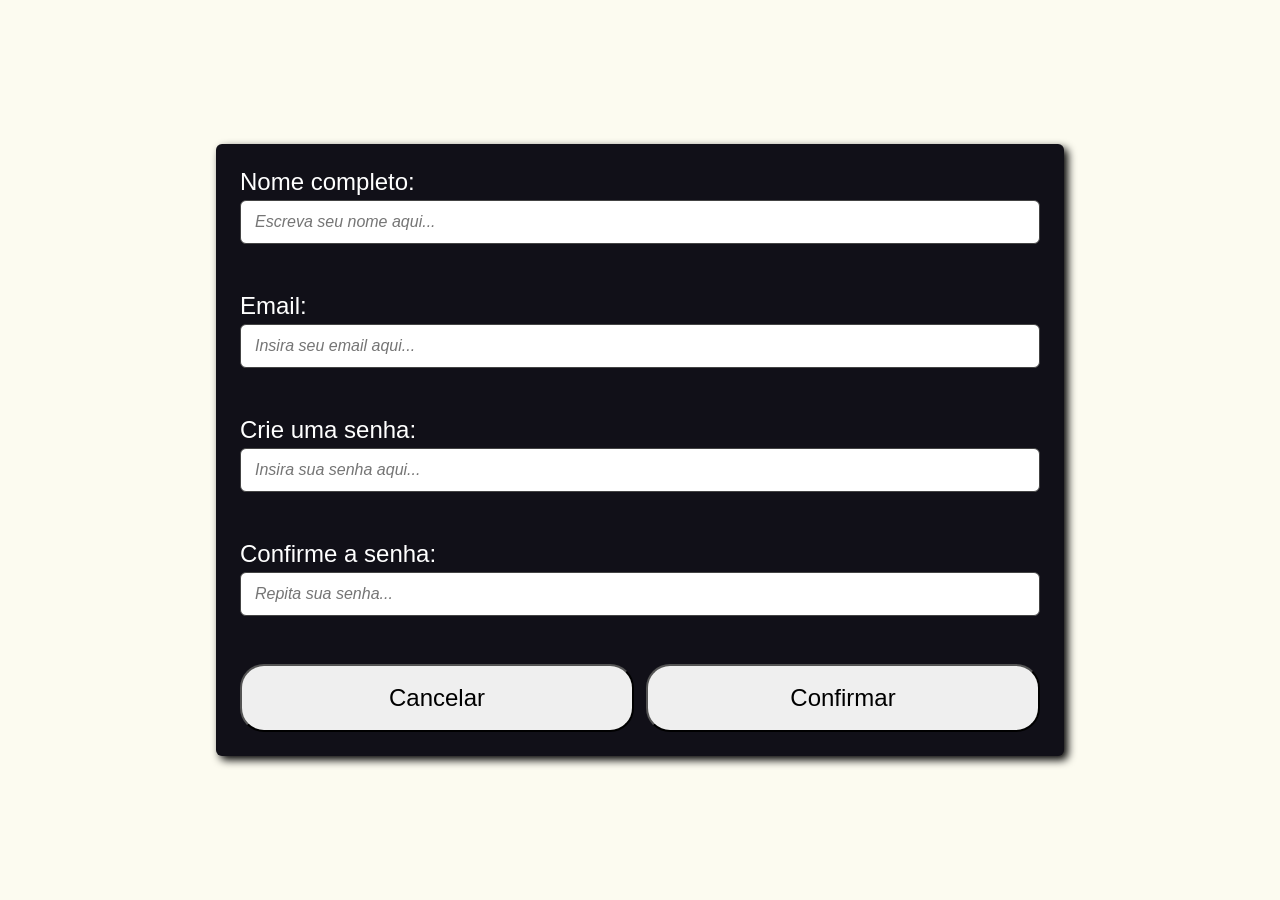
<file: index.html>
<!DOCTYPE html>
<html lang="pt-br">

<head>
    <meta charset="UTF-8">
    <meta name="viewport" content="width=device-width, initial-scale=1.0">
    <link rel="stylesheet" href="css/style_index.css">
    <script src="js/index.js" defer> </script>

    <title> Cadastro </title>
</head>

<body>

    <div id="pai"> 

        <main id="cartao">

            <form id="form">

                <div class="futebol">
                    <label for="nome"> Nome completo: </label>
                    <input type="text" id="nome" placeholder="Escreva seu nome aqui..." required class="texto">
                </div>

                <div class="futebol">
                    <label for="email"> Email: </label>
                    <input type="email" id="email" placeholder="Insira seu email aqui..." required class="texto">
                </div>

                <div class="futebol">
                    <label for="senha"> Crie uma senha: </label>
                    <input type="password" id="senha" placeholder="Insira sua senha aqui..." required class="texto">
                </div>

                <div class="futebol">
                    <label for="senha2"> Confirme a senha: </label>
                    <input type="password" id="senha2" placeholder="Repita sua senha..." required class="texto">
                </div>
                
                <div id="botoes">
                    <button type="reset" id="kank" class="botao"> Cancelar </button>
                    <button type="submit" id="son" class="botao"> Confirmar </button>
                </div>

            </form> 

        </main>

    </div>
    
</body>

</html>
</file>
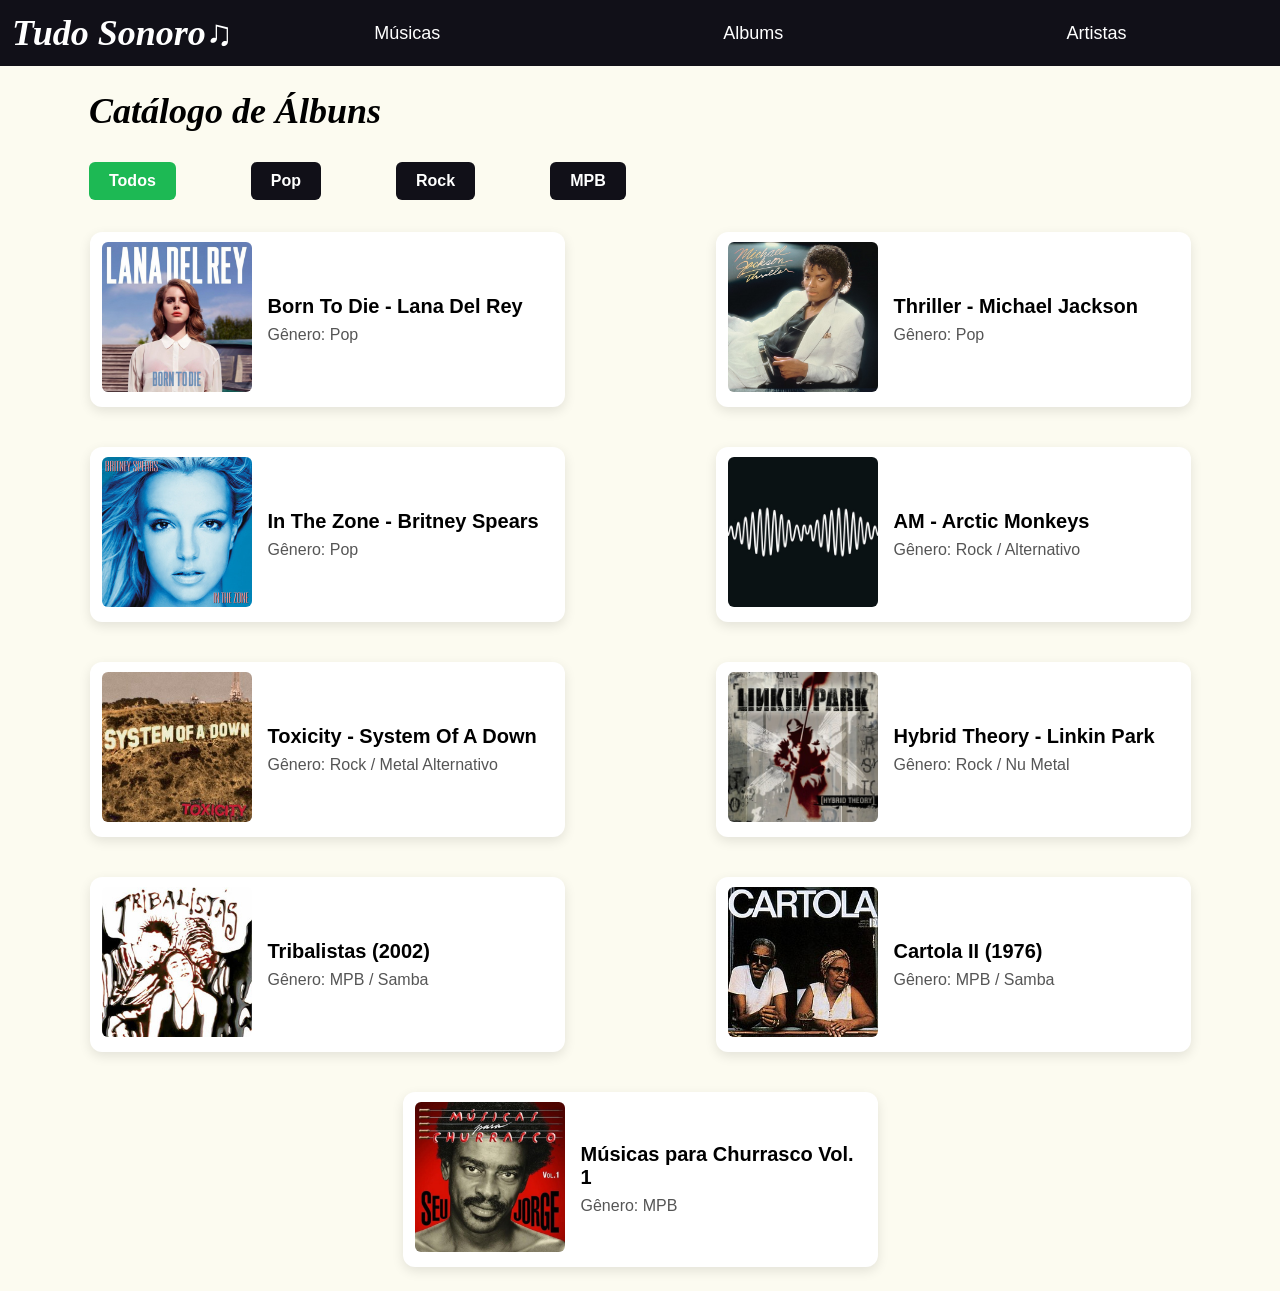
<file: albuns.html>
<!DOCTYPE html>
<html lang="pt-br">
<head>
    <meta charset="UTF-8">
    <meta name="viewport" content="width=device-width, initial-scale=1.0">
    <title>Álbuns - Tudo Sonoro♫</title>
    <link rel="stylesheet" href="css/albuns.css">
    <script src="js/albuns.js"></script>
</head>

<body>

    <div id="pai">
        <header id="labubu">
            <a id="titulo" href="main.html"> Tudo Sonoro♫ </a>
            <div id="links">
                <a class="link" href="musicas.html"> Músicas </a>
                <div class="dropdown-album">
                    <a class="link" href="albuns.html"> Albums </a>
                    <div class="dropdown-conteudo">
                        <a href="albuns.html?genero=pop">Pop</a>
                        <a href="albuns.html?genero=rock">Rock</a>
                        <a href="albuns.html?genero=mpb">MPB</a>
                        <a href="albuns.html?genero=todos">Todos os Álbuns</a>
                    </div>
                </div>

                <a class="link" href="artistas.html"> Artistas </a>
            </div>
        </header>

        <main id="alecrim">
            <section id="bao">
                <h2 id="musica">Catálogo de Álbuns</h2>

                <div class="filtros">
                    <button class="btn-filtro ativo" onclick="filtrarAlbuns('todos', this)">Todos</button>
                    <button class="btn-filtro" onclick="filtrarAlbuns('pop', this)">Pop</button>
                    <button class="btn-filtro" onclick="filtrarAlbuns('rock', this)">Rock</button>
                    <button class="btn-filtro" onclick="filtrarAlbuns('mpb', this)">MPB</button>
                </div>

                <section id="musicas">
                    
                    <article class="wm" data-genero="pop">
                        <div>
                            <img width="150px" height="150px" alt="Born To Die" src="img/LanaDelRey_BornToDie_ALBM.jpg">
                        </div>
                        <div class="wmz">
                            <h3>Born To Die - Lana Del Rey</h3>
                            <p>Gênero: Pop</p>
                        </div>
                    </article>

                    <article class="wm" data-genero="pop">
                        <div>
                            <img width="150px" height="150px" alt="Thriller" src="img/Michael_Jackson_-_Thriller_ALBM.jpg">
                        </div>
                        <div class="wmz">
                            <h3>Thriller - Michael Jackson</h3>
                            <p>Gênero: Pop</p>
                        </div>
                    </article>

                    <article class="wm" data-genero="pop">
                        <div>
                            <img width="150px" height="150px" alt="In The Zone" src="img/Britney_Spears-In_the_Zone_ALBM.jpg">
                        </div>
                        <div class="wmz">
                            <h3>In The Zone - Britney Spears</h3>
                            <p>Gênero: Pop</p>
                        </div>
                    </article>

                    <article class="wm" data-genero="rock">
                        <div>
                            <img width="150px" height="150px" alt="AM" src="img/Artic_Monkeys-AM_ALBM.jpeg">
                        </div>
                        <div class="wmz">
                            <h3>AM - Arctic Monkeys</h3>
                            <p>Gênero: Rock / Alternativo</p>
                        </div>
                    </article>

                    <article class="wm" data-genero="rock">
                        <div>
                            <img width="150px" height="150px" alt="Toxicity" src="img/SystemofaDownToxicity_ALBM.jpg">
                        </div>
                        <div class="wmz">
                            <h3>Toxicity - System Of A Down</h3>
                            <p>Gênero: Rock / Metal Alternativo</p>
                        </div>
                    </article>

                    <article class="wm" data-genero="rock">
                        <div>
                            <img width="150px" height="150px" alt="Hybrid Theory" src="img/Linkin_Park_Hybrid_Theory_ALBM.jpg">
                        </div>
                        <div class="wmz">
                            <h3>Hybrid Theory - Linkin Park</h3>
                            <p>Gênero: Rock / Nu Metal</p>
                        </div>
                    </article>

                    <article class="wm" data-genero="mpb">
                        <div>
                            <img width="150px" height="150px" alt="Tribalistas" src="img/Tribalistas_capa_ALBM.jpg">
                        </div>
                        <div class="wmz">
                            <h3>Tribalistas (2002)</h3>
                            <p>Gênero: MPB / Samba</p>
                        </div>
                    </article>

                    <article class="wm" data-genero="mpb">
                        <div>
                            <img width="150px" height="150px" alt="Cartola II" src="img/Cartola1976_ALBM.jpg">
                        </div>
                        <div class="wmz">
                            <h3>Cartola II (1976)</h3>
                            <p>Gênero: MPB / Samba</p>
                        </div>
                    </article>

                    <article class="wm" data-genero="mpb">
                        <div>
                            <img width="150px" height="150px" alt="Músicas para Churrasco Vol. 1" src="img/Capa_de_Músicas_para_Churrasco,_Vol._1_ALBM.jpg">
                        </div>
                        <div class="wmz">
                            <h3>Músicas para Churrasco Vol. 1</h3>
                            <p>Gênero: MPB</p>
                        </div>
                    </article>
                </section>
            </section>
        </main>
    </div>

</body>
</html>
</file>
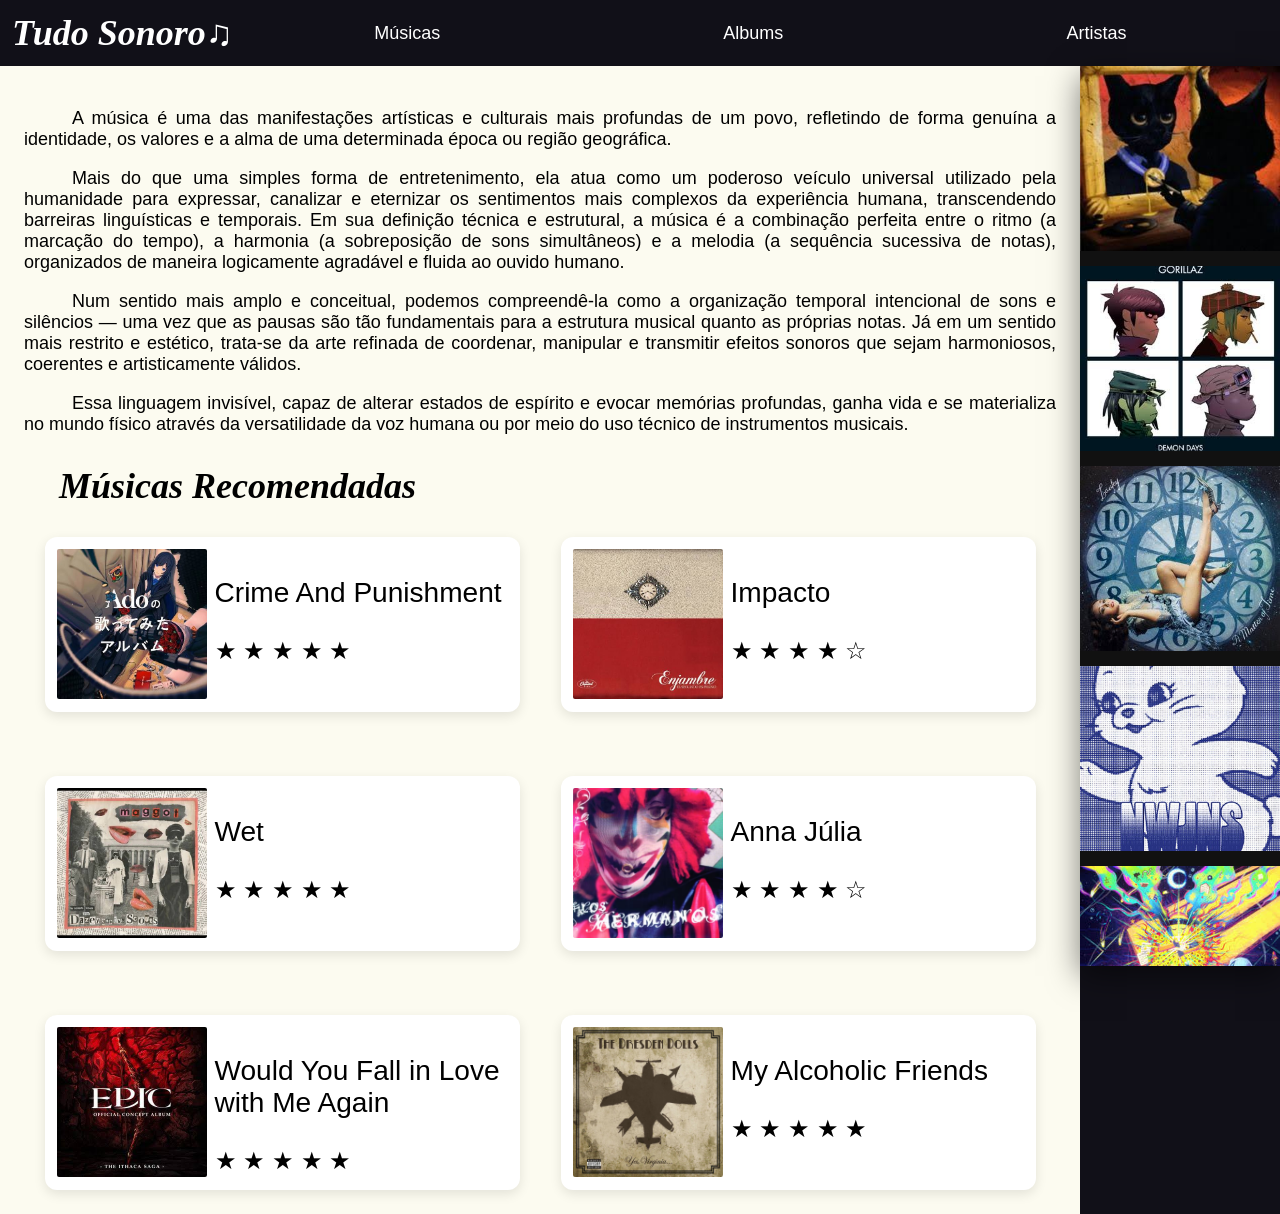
<file: main.html>
<!DOCTYPE html>
<html lang="pt-br">

<head>
    <meta charset="UTF-8">
    <meta name="viewport" content="width=device-width, initial-scale=1.0">
    <title> Home </title>
    <link rel="stylesheet" href="css/style_main.css">
    <script src="js/albuns.js" defer></script>
</head>

<body>
    
    <div id="pai">

        <header id="labubu">
            <a id="titulo" href="main.html"> Tudo Sonoro♫ </a>

            <div id="links">
                <a class="link" href="musicas.html"> Músicas </a> 
                
                <div class="dropdown-album">
                    <a class="link" href="albuns.html"> Albums </a>
                        <div class="dropdown-conteudo">
                             <a href="albuns.html?genero=pop">Pop</a>
                             <a href="albuns.html?genero=rock">Rock</a>
                            <a href="albuns.html?genero=mpb">MPB</a>
                            <a href="albuns.html?genero=todos">Todos os Álbuns</a>
                </div>
            </div>

                <a class="link" href="artistas.html"> Artistas </a> 
            </div>
            
        </header>

        <main id="alecrim">

            <section id="bao">

                <div class="baoz">
                    <p class="baoz">A música é uma das manifestações artísticas e culturais mais profundas de um povo, refletindo de forma genuína a identidade, os valores e a alma de uma determinada época ou região geográfica.</p>
                    <p class="baoz">Mais do que uma simples forma de entretenimento, ela atua como um poderoso veículo universal utilizado pela humanidade para expressar, canalizar e eternizar os sentimentos mais complexos da 
                    experiência humana, transcendendo barreiras linguísticas e temporais. Em sua definição técnica e estrutural, a música é a combinação perfeita entre o ritmo (a marcação do tempo), a harmonia 
                    (a sobreposição de sons simultâneos) e a melodia (a sequência sucessiva de notas), organizados de maneira logicamente agradável e fluida ao ouvido humano. </p>
                    <p class="baoz">Num sentido mais amplo e conceitual, podemos compreendê-la como a organização temporal intencional de sons e silêncios — uma vez que as pausas são tão fundamentais para a estrutura musical 
                    quanto as próprias notas. Já em um sentido mais restrito e estético, trata-se da arte refinada de coordenar, manipular e transmitir efeitos sonoros que sejam harmoniosos, coerentes e 
                    artisticamente válidos.</p>
                    <p class="baoz">Essa linguagem invisível, capaz de alterar estados de espírito e evocar memórias profundas, ganha vida e se materializa no mundo físico através da versatilidade da 
                    voz humana ou por meio do uso técnico de instrumentos musicais. </p>
                </div>

                <h2 id="musica"> Músicas Recomendadas </h2>

                <section id="musicas"> 

                    <article class="wm"> 
                        <div> <img width="150px" height="150px" alt="papoi" src="img/ADO.jpg"> </div> 
                        <div class="wmz"> <h3> Crime And Punishment </h3> <p> ★ ★ ★ ★ ★ </p> </div> 
                    </article>
                    
                    <article class="wm"> 
                        <div> <img width="150px" height="150px" alt="papoi" src="img/Enjambre-I.jpg"> </div> 
                        <div class="wmz"> <h3> Impacto </h3> <p> ★ ★ ★ ★ ☆ </p> </div> 
                    </article>

                    <article class="wm"> 
                        <div> <img width="150px" height="150px" alt="papoi" src="img/Dazey at Scouts-Wet.jfif"> </div> 
                        <div class="wmz"> <h3> Wet </h3> <p> ★ ★ ★ ★ ★ </p> </div> 
                    </article>

                    <article class="wm"> 
                        <div> <img width="150px" height="150px" alt="papoi" src="img/Los Hermanos-AJ.jpg.avif"> </div> 
                        <div class="wmz"> <h3> Anna Júlia </h3> <p> ★ ★ ★ ★ ☆ </p> </div> 
                    </article>
                    
                    <article class="wm"> 
                        <div> <img width="150px" height="150px" alt="papoi" src="img/EPIC-TIS.jfif"> </div> 
                        <div class="wmz"> <h3> Would You Fall in Love with Me Again </h3> <p> ★ ★ ★ ★ ★ </p> </div> 
                    </article>

                    <article class="wm"> 
                        <div> <img width="150px" height="150px" alt="papoi" src="img/TDD-YV.jpg"> </div> 
                        <div class="wmz"> <h3> My Alcoholic Friends </h3> <p> ★ ★ ★ ★ ★ </p> </div> 
                    </article>

                </section>

            </section>

            <aside id="joja">

                <div class="cachoeira-container">
                    <div class="cachoeira-wrapper">
                        <!-- GRUPO ORIGINAL DE IMAGENS -->
                        <img src="img/YunLi-BM.jpg" alt="Imagem 1">
                        <img src="img/Gorillaz-DD.jpg" alt="Imagem 2">
                        <img src="img/Laufey-AMT.jpg" alt="Imagem 3">
                        <img src="img/NewJeans-NWJNS.jpg" alt="Imagem 4">
                        <img src="img/raphyx-a.jpg" alt="Imagem 5">
                        <img src="img/MitskiNATM.jpg" alt="Imagem 6">
                        <img src="img/ScarletMob-CA.jpg" alt="Imagem 7">
                        <img src="img/LadyGaga-TF.jpg" alt="Imagem 8">
                        <img src="img/LinkDoZap-OLBDCS.jpg" alt="Imagem 9">
                        <img src="img/Tyler-The-Creator_IGOR.jpg.avif" alt="Imagem 10">

                        <!-- CÓPIA EXATA (Para criar o efeito infinito) -->
                        <img src="img/YunLi-BM.jpg" alt="Imagem 1">
                        <img src="img/Gorillaz-DD.jpg" alt="Imagem 2">
                        <img src="img/Laufey-AMT.jpg" alt="Imagem 3">
                        <img src="img/NewJeans-NWJNS.jpg" alt="Imagem 4">
                        <img src="img/raphyx-a.jpg" alt="Imagem 5">
                        <img src="img/MitskiNATM.jpg" alt="Imagem 6">
                        <img src="img/ScarletMob-CA.jpg" alt="Imagem 7">
                        <img src="img/LadyGaga-TF.jpg" alt="Imagem 8">
                        <img src="img/LinkDoZap-OLBDCS.jpg" alt="Imagem 9">
                        <img src="img/Tyler-The-Creator_IGOR.jpg.avif" alt="Imagem 10">
                    </div>
                </div>

            </aside>

        </main>

    </div>

</body>

</html>
</file>
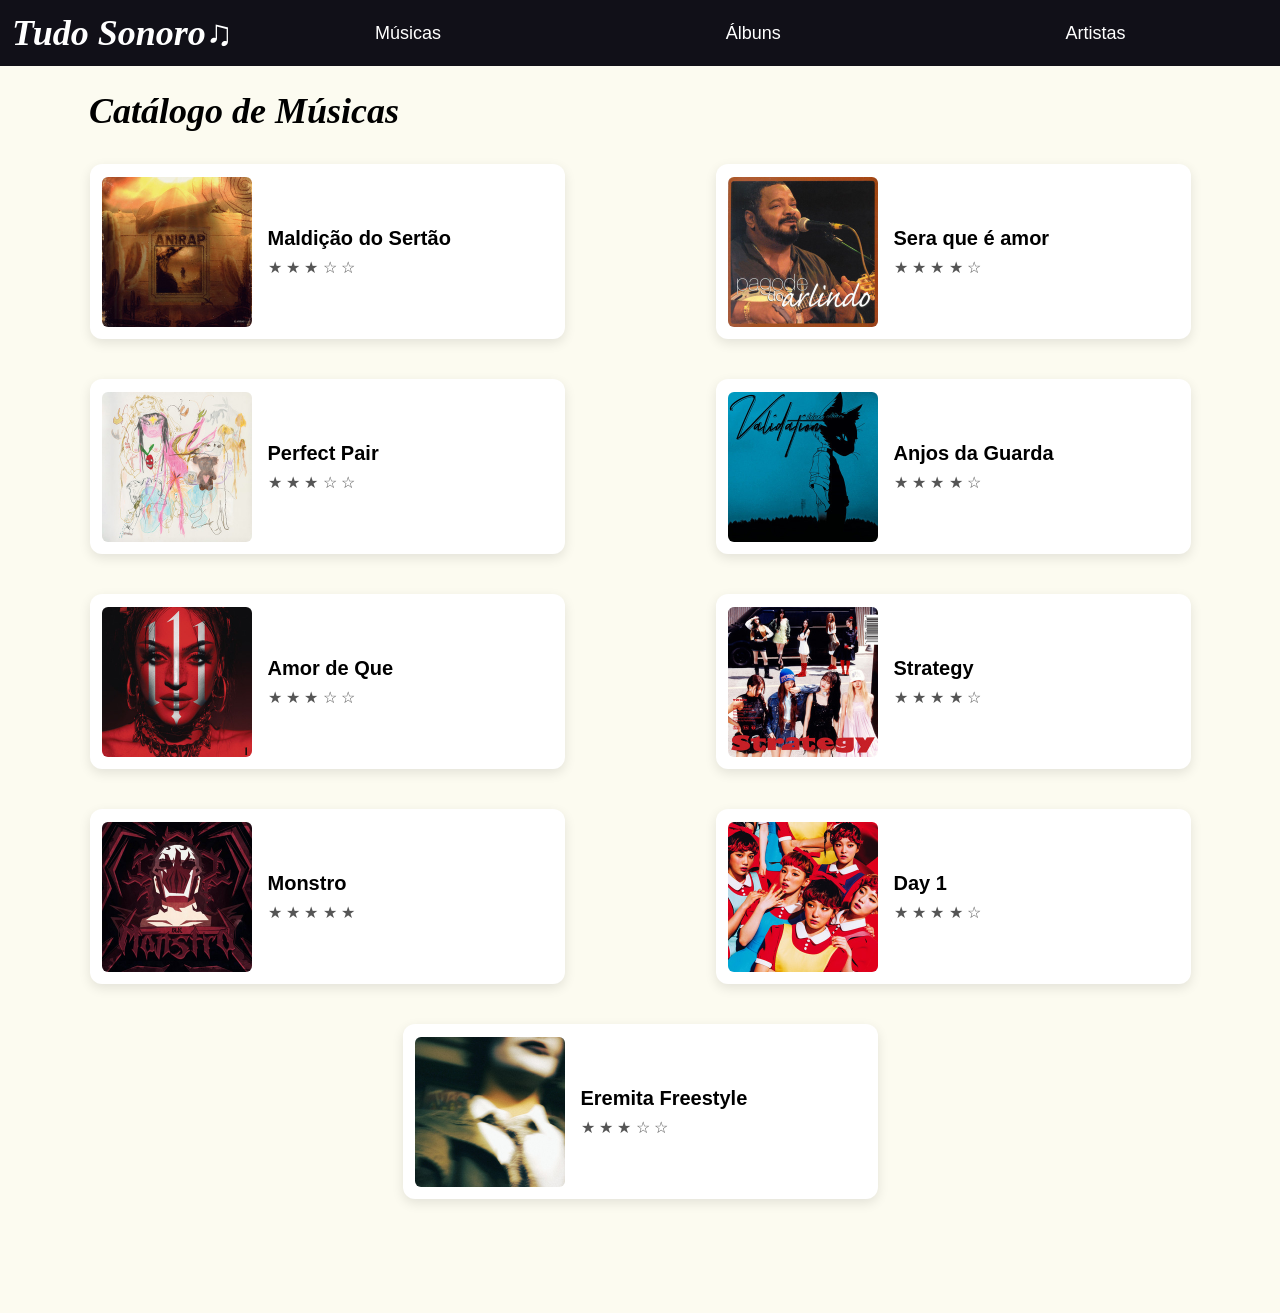
<file: musicas.html>
<!DOCTYPE html>
<html lang="pt-br">
<head>
    <meta charset="UTF-8">
    <meta name="viewport" content="width=device-width, initial-scale=1.0">
    <title>Músicas - Tudo Sonoro♫</title>
    <link rel="icon" href="data:,">
    <link rel="stylesheet" href="css/musica.css">
    <script src="js/musicas.js" defer></script>
</head>
<body>
    <div id="container-principal">
        <header id="cabecalho">
            <a id="titulo" href="main.html">Tudo Sonoro♫</a>
            <nav id="links">
                <a class="link" href="musicas.html">Músicas</a>
                <div class="dropdown-album">
                    <a class="link" href="albuns.html">Álbuns</a>
                    <div class="dropdown-conteudo">
                        <a href="albuns.html?genero=pop">Pop</a>
                        <a href="albuns.html?genero=rock">Rock</a>
                        <a href="albuns.html?genero=mpb">MPB</a>
                        <a href="albuns.html?genero=todos">Todos os Álbuns</a>
                    </div>
                </div>
                <a class="link" href="artistas.html">Artistas</a>
            </nav>
        </header>

        <main id="conteudo-principal">
            <section id="secao-catalogo">
                <h2 id="titulo-secao">Catálogo de Músicas</h2>

                <section id="grade-artistas">

                    <article class="card-artista" data-spotify="spotify:track:6SZa5pfRHVcHmEoH8bWHiA">
                        <div class="capa">
                            <img width="150" height="150" alt="Capa de Maldição do Sertão" src="img/sertao.png">
                            <button class="btn-play" type="button" aria-label="Tocar Maldição do Sertão">▶</button>
                        </div>
                        <div class="card-info">
                            <h3>Maldição do Sertão</h3>
                            <p>★ ★ ★ ☆ ☆</p>
                        </div>
                    </article>

                    <article class="card-artista" data-spotify="spotify:track:0ja80k9GL9aR5IZ79tQHVX">
                        <div class="capa">
                            <img width="150" height="150" alt="Capa de Sera que é amor" src="img/sera.png">
                            <button class="btn-play" type="button" aria-label="Tocar Sera que é amor">▶</button>
                        </div>
                        <div class="card-info">
                            <h3>Sera que é amor</h3>
                            <p>★ ★ ★ ★ ☆</p>
                        </div>
                    </article>

                    <article class="card-artista" data-spotify="spotify:track:41P6Tnd8KIHqON0QIydx6a">
                        <div class="capa">
                            <img width="150" height="150" alt="Capa de Perfect Pair" src="img/pp.png">
                            <button class="btn-play" type="button" aria-label="Tocar Perfect Pair">▶</button>
                        </div>
                        <div class="card-info">
                            <h3>Perfect Pair</h3>
                            <p>★ ★ ★ ☆ ☆</p>
                        </div>
                    </article>

                    <article class="card-artista" data-spotify="spotify:track:3iSIgeGTW6z2orTqzT6OIh">
                        <div class="capa">
                            <img width="150" height="150" alt="Capa de Anjos da Guarda" src="img/anjos.png">
                            <button class="btn-play" type="button" aria-label="Tocar Anjos da Guarda">▶</button>
                        </div>
                        <div class="card-info">
                            <h3>Anjos da Guarda</h3>
                            <p>★ ★ ★ ★ ☆</p>
                        </div>
                    </article>

                    <article class="card-artista" data-spotify="spotify:track:29caulxU0jxucdVIyhSJTc">
                        <div class="capa">
                            <img width="150" height="150" alt="Capa de Amor de Que" src="img/amor.png">
                            <button class="btn-play" type="button" aria-label="Tocar Amor de Que">▶</button>
                        </div>
                        <div class="card-info">
                            <h3>Amor de Que</h3>
                            <p>★ ★ ★ ☆ ☆</p>
                        </div>
                    </article>

                    <article class="card-artista" data-spotify="spotify:track:5zQUndaoBtXJ10SsApqtvw">
                        <div class="capa">
                            <img width="150" height="150" alt="Capa de Strategy" src="img/strategy.png">
                            <button class="btn-play" type="button" aria-label="Tocar Strategy">▶</button>
                        </div>
                        <div class="card-info">
                            <h3>Strategy</h3>
                            <p>★ ★ ★ ★ ☆</p>
                        </div>
                    </article>

                    <article class="card-artista" data-spotify="spotify:track:6ftg76ih5mP9BOXj4Qy1Ms">
                        <div class="capa">
                            <img width="150" height="150" alt="Capa de Monstro" src="img/monstro.png">
                            <button class="btn-play" type="button" aria-label="Tocar Monstro">▶</button>
                        </div>
                        <div class="card-info">
                            <h3>Monstro</h3>
                            <p>★ ★ ★ ★ ★</p>
                        </div>
                    </article>

                    <article class="card-artista" data-spotify="spotify:track:74muMkVdMYoR65lhmdzy13">
                        <div class="capa">
                            <img width="150" height="150" alt="Capa de Day 1" src="img/day1.png">
                            <button class="btn-play" type="button" aria-label="Tocar Day 1">▶</button>
                        </div>
                        <div class="card-info">
                            <h3>Day 1</h3>
                            <p>★ ★ ★ ★ ☆</p>
                        </div>
                    </article>

                    <article class="card-artista" data-spotify="spotify:track:47RLOuwM4EZK7BQ8NoU2cv">
                        <div class="capa">
                            <img width="150" height="150" alt="Capa de Eremita Freestyle" src="img/eremita.png">
                            <button class="btn-play" type="button" aria-label="Tocar Eremita Freestyle">▶</button>
                        </div>
                        <div class="card-info">
                            <h3>Eremita Freestyle</h3>
                            <p>★ ★ ★ ☆ ☆</p>
                        </div>
                    </article>
                </section>
            </section>
        </main>
    </div>

    <div id="player-spotify"></div>
</body>
</html>
</file>
<file: css/style_index.css>
* {
    font-family: Arial, Helvetica, sans-serif;
    box-sizing: border-box;
}

body {
    height: 100vh;
    background-color: rgb(252, 251, 240);
    margin: 0;
    padding: 0;
}

#pai {
    width: 100%;
    height: 100%;
    display: flex;
    justify-content: center;
    align-items: center;
}

#cartao {
    background-color: rgb(17, 16, 24);
    color: white;
    padding: 24px;
    border-radius: 6px;
    box-shadow: 4px 4px 8px black;
}

form {
    display: flex;
    flex-direction: column;
    font-size: 24px;
    gap: 48px;
}

.futebol {
    display: flex;
    flex-direction: column;
    gap: 4px;
}

.futebol label {
    cursor: pointer;
}

.texto {
    width: 800px;      
    padding: 12px 14px;   
    font-size: 16px;      
    border: 1px solid #444;
    border-radius: 6px; 
    color: rgb(17, 16, 24);
    outline: none;
    transition: border-color 0.2s;
}

.texto:placeholder-shown {
    font-style: italic;
}

#botoes {
    width: 100%;
    height: 100%;
    display: flex;
    justify-content: center;
    align-items: center;
    gap: 12px;
}

.botao {
    display: flex;
    flex: 1;
    justify-content: center;
    text-align: center;
    text-align: center;
    font-size: 24px;
    padding: 18px 12px;
    border-radius: 24px;
}
</file>
<file: css/albuns.css>
* {
    font-family: Arial, Helvetica, sans-serif;
    box-sizing: border-box;
}

body {
    min-height: 100vh;
    background-color: rgb(252, 251, 240);
    margin: 0;
    padding: 0;
}

#pai {
    width: 100%;
    min-height: 100vh;
    display: flex;
    flex-direction: column;
}

#labubu {
    width: 100%;
    background-color: rgb(17, 16, 24);
    padding: 12px;
    display: flex;
    align-items: center;
}

#titulo {
    font-family: 'Times New Roman', Times, serif;
    color: white;
    font-size: 36px;
    text-decoration: none;
    font-style: italic;
    font-weight: bold;
    cursor: pointer;
    margin: 0;
}

#links {
    display: flex;
    justify-content: space-around;
    align-items: center;
    flex-grow: 1;
}

.link {
    color: white;
    text-decoration: none;
    font-size: 18px;
    cursor: pointer;
}

.link:hover {
    text-decoration: underline;
}

.dropdown-album {
    position: relative;
    display: inline-block;
    padding: 10px 0;
}

.dropdown-conteudo {
    display: none;
    position: absolute;
    top: 100%;
    left: 50%;
    transform: translateX(-50%);
    background-color: rgb(17, 16, 24);
    min-width: 180px;
    box-shadow: 0px 8px 16px rgba(0, 0, 0, 0.4);
    z-index: 1000;
    flex-direction: column;
    overflow: hidden;
}

.dropdown-conteudo a {
    color: white;
    padding: 12px 16px;
    text-decoration: none;
    display: block;
    font-size: 16px;
    text-align: center;
    transition: background-color 0.2s ease;
}

.dropdown-conteudo a:hover {
    background-color: rgb(38, 36, 52);
}

.dropdown-album:hover .dropdown-conteudo {
    display: flex;
}

#alecrim {
    display: flex;
    flex-grow: 1;
}

#bao {
    flex: 7;
    padding: 24px;
    font-size: 18px;
}

#musica {
    font-style: italic; 
    font-family: 'Times New Roman', Times, serif;
    font-size: 36px;
    margin-top: 0;
    margin-left: 65px;
}

#musicas {
    display: flex;
    flex-wrap: wrap;
    justify-content: space-around;
    row-gap: 40px;
    column-gap: 20px;
}

.wm {
    width: 475px;
    height: 175px;
    display: flex;
    align-items: center;
    padding: 12px;
    gap: 16px;
    background-color: white;
    border-radius: 12px;
    box-shadow: 0px 4px 12px rgba(0, 0, 0, 0.1);
    cursor: pointer;
    transition: all 0.2s ease;
}

.wm:hover {
    transform: scale(1.05);
}

.wm img {
    border-radius: 6px;
    object-fit: cover;
}

.wmz h3 {
    margin: 0 0 8px 0;
    font-size: 20px;
    font-weight: bold;
}

.wmz p {
    margin: 0;
    font-size: 16px;
    color: #555;
}

.filtros {
    display: flex;
    gap: 10px;
    margin: 20px 0 32px 0;
    flex-wrap: wrap;
}

.btn-filtro {
    padding: 10px 20px;
    border: none;
    border-radius: 6px;
    cursor: pointer;
    background-color: rgb(17, 16, 24);
    color: white;
    font-size: 16px;
    font-weight: bold;
    transition: background-color 0.2s ease;
    margin-left: 65px;
}

.btn-filtro.ativo,
.btn-filtro:hover {
    background-color: #1db954;
}

.escondido {
    display: none !important;
}
</file>
<file: css/style_main.css>
* {
    font-family: Arial, Helvetica, sans-serif;
    box-sizing: border-box;
}

body {
    height: 100vh;
    background-color: rgb(252, 251, 240);
    margin: 0;
    padding: 0;
}

#pai {
    width: 100%;
    height: 100%;
    display: flex;
    flex-direction: column;
}

#labubu {
    width: 100%;
    background-color: rgb(17, 16, 24);
    padding: 12px;
    margin-bottom: auto;
    display: flex;
    align-items: center;
}

#titulo {
    font-family: 'Times New Roman', Times, serif;
    color: white;
    margin-right: 0;
    font-size: 36px;
    text-decoration: none;
    font-style: italic;
    font-weight: bold;
    cursor: pointer;
    margin: 0;
}

#links {
    display: flex;
    justify-content: space-around;
    align-items: center;
    flex-grow: 1;
}

.link {
    color: white;
    text-decoration: none;
    font-size: 18px;
    cursor: pointer;
}

.link:hover {
    text-decoration: underline;
}


.dropdown-album {
    position: relative;
    display: inline-block;
    padding: 10px 0;
}

.dropdown-conteudo {
    display: none;
    position: absolute;
    top: 100%;
    left: 50%;
    transform: translateX(-50%);
    background-color: rgb(17, 16, 24);
    min-width: 180px;
    box-shadow: 0px 8px 16px rgba(0, 0, 0, 0.4);
    z-index: 1000;
    flex-direction: column;
    overflow: hidden;
}

.dropdown-conteudo a {
    color: white;
    padding: 12px 16px;
    text-decoration: none;
    display: block;
    font-size: 16px;
    text-align: center;
    transition: background-color 0.2s ease;
}

.dropdown-conteudo a:hover {
    background-color: rgb(38, 36, 52);
}

.dropdown-album:hover .dropdown-conteudo {
    display: flex;
}


#alecrim {
    display: flex;
    flex-grow: 1;
}

#bao {
    flex: 7;
    padding: 24px;
    font-size: 18px;
}

.baoz {
    text-indent: 48px;
    text-align: justify;
}

#musica {
    font-style: italic; 
    font-family: 'Times New Roman', Times, serif;
    font-size: 36px;
    margin-left: 35px;
}

#musicas {
    display: flex;
    flex-wrap: wrap;
    justify-content: space-around;
    row-gap: 64px;
}

.wm {
    width: 475px;
    height: 175px;
    display: flex;
    padding: 12px;
    gap: 8px;
    background-color: white;
    border-radius: 12px;
    box-shadow: 0px 4px 12px rgba(0, 0, 0, 0.1);
    font-size: 24px;
    cursor: pointer;
    transition: all 0.2s ease;
}

.wm:hover {
    transform: scale(1.1);
}

.wmz h3, .wmz p, .wm img {
    text-indent: 0px;
    font-weight: normal;
    display: flex;
    flex-direction: column;
    border-radius: 2px;
}

#joja {
    flex: 1;
    background-color: rgb(17, 16, 24);
}

.cachoeira-container {
    height: 100vh;
    overflow: hidden;
    box-shadow: 0 10px 30px rgba(0,0,0,0.5);
    background-color: rgb(17, 16, 24);
    display: flex;
    flex-direction: column;
    align-items: center; 
}

.cachoeira-wrapper {
    display: flex;
    flex-direction: column;
    animation: descerCachoeira 30s linear infinite;
}

.cachoeira-wrapper img {
    width: 200px;
    height: 200px;
    border-bottom: 15px solid #111;
    object-fit: cover;  
    flex-shrink: 0;      
    cursor: pointer;
}

@keyframes descerCachoeira {
    0% {
        transform: translateY(0);
    }
    100% {
        transform: translateY(calc(-50% - 25px));
    }
}
</file>
<file: css/musica.css>
* {
    font-family: Arial, Helvetica, sans-serif;
    box-sizing: border-box;
}

body {
    min-height: 100vh;
    background-color: rgb(252, 251, 240);
    margin: 0;
    padding: 0 0 90px 0;
}

#container-principal {
    width: 100%;
    min-height: 100vh;
    display: flex;
    flex-direction: column;
}

#cabecalho {
    width: 100%;
    background-color: rgb(17, 16, 24);
    padding: 12px;
    display: flex;
    align-items: center;
}

#titulo {
    font-family: 'Times New Roman', Times, serif;
    color: white;
    font-size: 36px;
    text-decoration: none;
    font-style: italic;
    font-weight: bold;
    cursor: pointer;
    margin: 0;
}

#links {
    display: flex;
    justify-content: space-around;
    align-items: center;
    flex-grow: 1;
}

.link {
    color: white;
    text-decoration: none;
    font-size: 18px;
    cursor: pointer;
}

.link:hover {
    text-decoration: underline;
}

.dropdown-album {
    position: relative;
    display: inline-block;
    padding: 10px 0;
}

.dropdown-conteudo {
    display: none;
    position: absolute;
    top: 100%;
    left: 50%;
    transform: translateX(-50%);
    background-color: rgb(17, 16, 24);
    min-width: 180px;
    box-shadow: 0px 8px 16px rgba(0, 0, 0, 0.4);
    z-index: 1000;
    flex-direction: column;
    overflow: hidden;
}

.dropdown-conteudo a {
    color: white;
    padding: 12px 16px;
    text-decoration: none;
    display: block;
    font-size: 16px;
    text-align: center;
    transition: background-color 0.2s ease;
}

.dropdown-conteudo a:hover {
    background-color: rgb(38, 36, 52);
}

.dropdown-album:hover .dropdown-conteudo,
.dropdown-album:focus-within .dropdown-conteudo {
    display: flex;
}

#conteudo-principal {
    display: flex;
    flex-grow: 1;
}

#secao-catalogo {
    flex: 1;
    padding: 24px;
    font-size: 18px;
}

#titulo-secao {
    font-style: italic;
    font-family: 'Times New Roman', Times, serif;
    font-size: 36px;
    margin: 0 0 32px 65px;
}

#grade-artistas {
    display: flex;
    flex-wrap: wrap;
    justify-content: space-around;
    row-gap: 40px;
    column-gap: 20px;
}

.card-artista {
    width: 475px;
    height: 175px;
    display: flex;
    align-items: center;
    padding: 12px;
    gap: 16px;
    background-color: white;
    border-radius: 12px;
    box-shadow: 0px 4px 12px rgba(0, 0, 0, 0.1);
    cursor: pointer;
    transition: transform 0.2s ease;
}

.card-artista:hover {
    transform: scale(1.05);
}


.capa {
    position: relative;
    width: 150px;
    height: 150px;
    flex-shrink: 0;
}

.capa img {
    display: block;
    width: 100%;
    height: 100%;
    border-radius: 6px;
    object-fit: cover;
}

.btn-play {
    position: absolute;
    top: 50%;
    left: 50%;
    transform: translate(-50%, -50%) scale(0.8);
    width: 56px;
    height: 56px;
    border: none;
    border-radius: 50%;
    background-color: rgba(17, 16, 24, 0.85);
    color: white;
    font-size: 22px;
    cursor: pointer;
    opacity: 0;
    transition: opacity 0.2s ease, transform 0.2s ease, background-color 0.2s ease;
}

.card-artista:hover .btn-play,
.btn-play:focus-visible,
.card-artista.tocando .btn-play {
    opacity: 1;
    transform: translate(-50%, -50%) scale(1);
}

.btn-play:hover {
    background-color: rgb(38, 36, 52);
}

.card-info h3 {
    margin: 0 0 8px 0;
    font-size: 20px;
    font-weight: bold;
}

.card-info p {
    margin: 0;
    font-size: 16px;
    color: #555;
}


#player-spotify {
    position: fixed;
    bottom: 0;
    left: 0;
    width: 100%;
    z-index: 2000;
}
</file>
